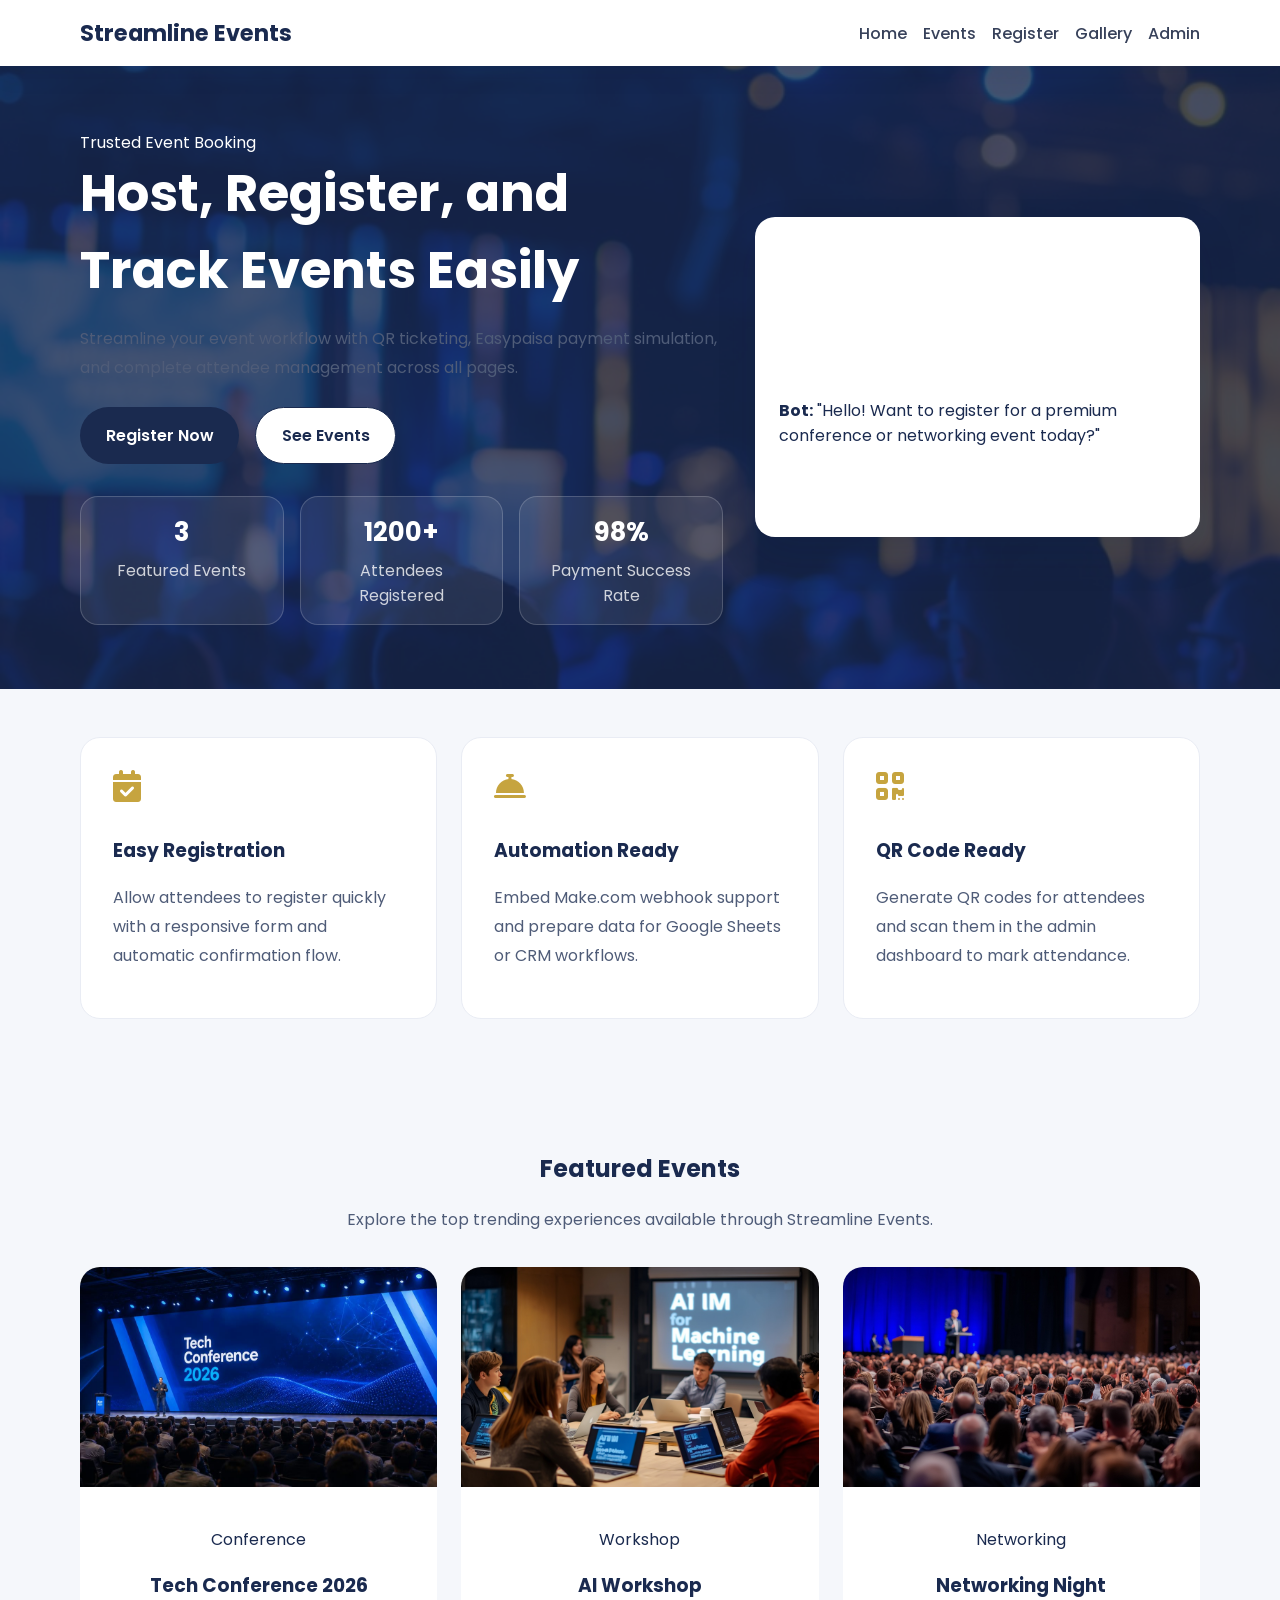
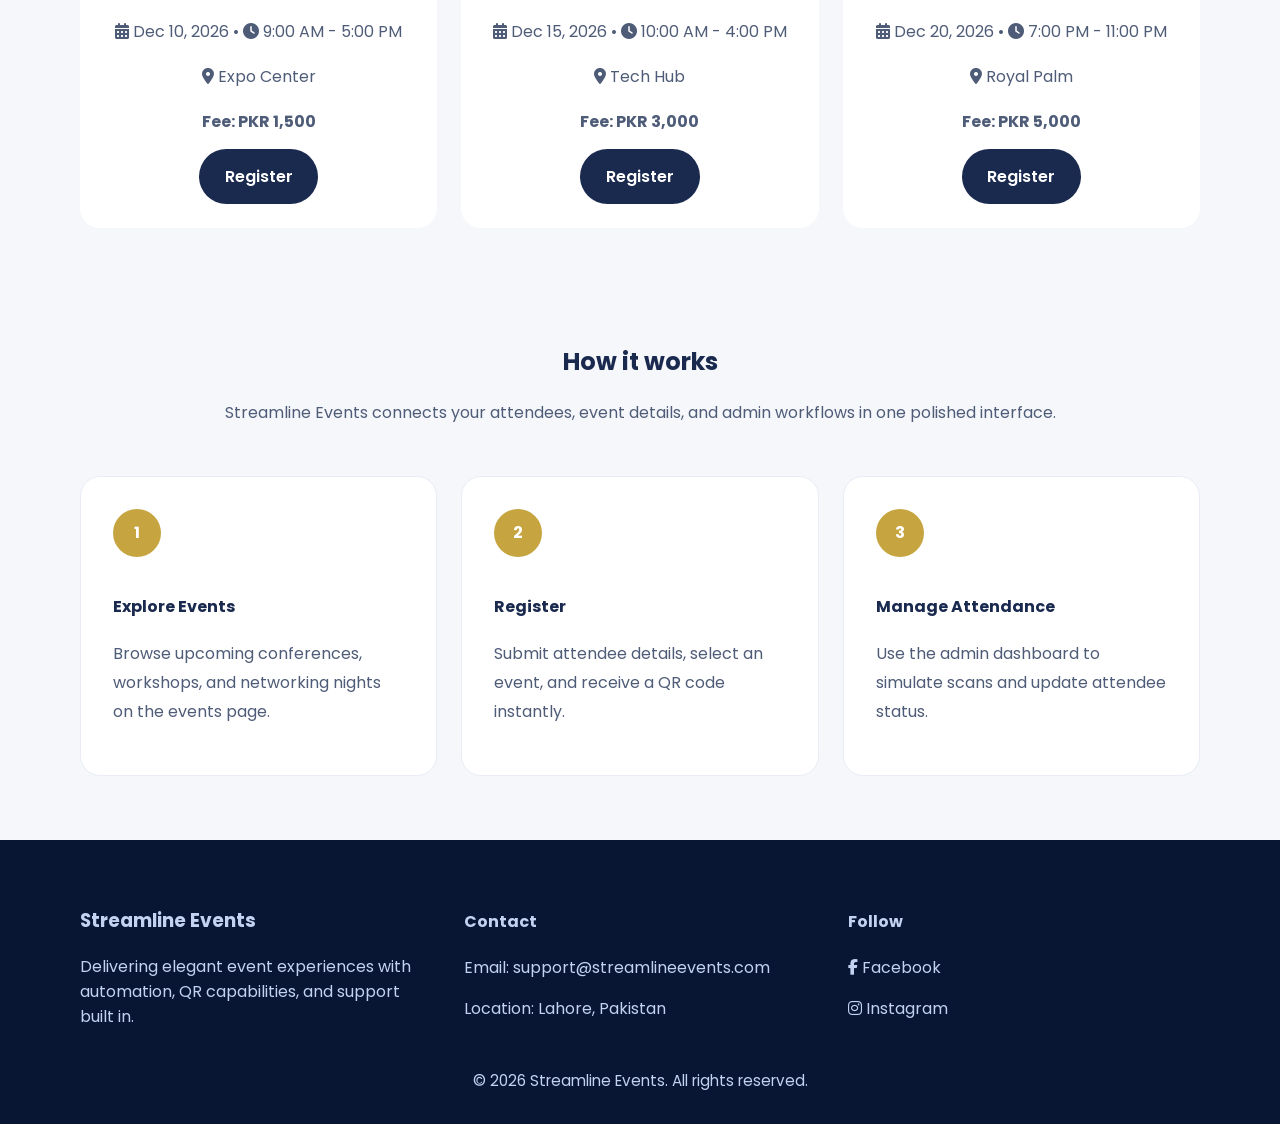
<file: index.html>
<!DOCTYPE html>
<html lang="en">
<head>
  <meta charset="UTF-8" />
  <meta name="viewport" content="width=device-width, initial-scale=1.0" />
  <title>Streamline Events | Home</title>
  <link rel="preconnect" href="https://fonts.googleapis.com" />
  <link rel="preconnect" href="https://fonts.gstatic.com" crossorigin />
  <link href="https://fonts.googleapis.com/css2?family=Poppins:wght@300;400;500;600;700&display=swap" rel="stylesheet" />
  <link rel="stylesheet" href="https://cdnjs.cloudflare.com/ajax/libs/font-awesome/6.5.1/css/all.min.css" integrity="sha512-H4oJ61CwPq8bFhfGf7eH3eIuFPeQh+8RId0nJ5zWJpq+F+bD+5pcKXk067YmPbt7OR5jv2LeAqz3YBUGMQ+I5Q==" crossorigin="anonymous" referrerpolicy="no-referrer" />
  <link rel="stylesheet" href="css/style.css" />

</head>
<body>
  <header class="site-header">
    <div class="container nav-container">
      <a class="brand" href="index.html">Streamline Events</a>
      <button class="nav-toggle" aria-label="Toggle menu" aria-expanded="false"><i class="fa-solid fa-bars"></i></button>
      <nav class="main-nav">
        <a href="index.html">Home</a>
        <a href="events.html">Events</a>
        <a href="register.html">Register</a>
        <a href="gallery.html">Gallery</a>
    
        <a href="admin.html">Admin</a>
      </nav>
    </div>
  </header>

  <main>
    <section class="hero-section hero-background" style="background-image: url('assets/images/hero-banner.jpg');">
      <div class="container hero-content">
        <div class="hero-copy">
          <span class="eyebrow">Trusted Event Booking</span>
          <h1>Host, Register, and Track Events Easily</h1>
          <p>Streamline your event workflow with QR ticketing, Easypaisa payment simulation, and complete attendee management across all pages.</p>
          <div class="hero-actions">
            <a class="btn btn-primary" href="register.html">Register Now</a>
            <a class="btn btn-secondary" href="events.html">See Events</a>
          </div>
          <div class="hero-stats">
            <div class="hero-stat">
              <strong>3</strong>
              <span>Featured Events</span>
            </div>
            <div class="hero-stat">
              <strong>1200+</strong>
              <span>Attendees Registered</span>
            </div>
            <div class="hero-stat">
              <strong>98%</strong>
              <span>Payment Success Rate</span>
            </div>
          </div>
        </div>

        <div class="hero-preview card shadow">
          <h2>Live Support Preview</h2>
          <p>Chat with our virtual assistant for event guidance, registration help, and booking support.</p>
          <div class="chatbot-preview">
            <p><strong>Bot:</strong> "Hello! Want to register for a premium conference or networking event today?"</p>
          </div>
        </div>
      </div>
    </section>

    <section class="section-alt">
      <div class="container feature-grid">
        <article class="feature-card">
          <i class="fa-solid fa-calendar-check feature-icon"></i>
          <h3>Easy Registration</h3>
          <p>Allow attendees to register quickly with a responsive form and automatic confirmation flow.</p>
        </article>
        <article class="feature-card">
          <i class="fa-solid fa-bell-concierge feature-icon"></i>
          <h3>Automation Ready</h3>
          <p>Embed Make.com webhook support and prepare data for Google Sheets or CRM workflows.</p>
        </article>
        <article class="feature-card">
          <i class="fa-solid fa-qrcode feature-icon"></i>
          <h3>QR Code Ready</h3>
          <p>Generate QR codes for attendees and scan them in the admin dashboard to mark attendance.</p>
        </article>
      </div>
    </section>

    <section class="container section-heading">
      <h2>Featured Events</h2>
      <p>Explore the top trending experiences available through Streamline Events.</p>
      <div class="event-grid">
        <article class="event-card card">
          <img src="assets/images/tech-conference.jpg" alt="Tech Conference 2026" />
          <div class="event-card-content">
            <span class="event-label">Conference</span>
            <h3>Tech Conference 2026</h3>
            <p class="event-meta"><i class="fa-solid fa-calendar-days"></i> Dec 10, 2026 • <i class="fa-solid fa-clock"></i> 9:00 AM - 5:00 PM</p>
            <p class="event-meta"><i class="fa-solid fa-location-dot"></i> Expo Center</p>
            <p class="event-fee">Fee: PKR 1,500</p>
            <a class="btn btn-primary" href="register.html">Register</a>
          </div>
        </article>
        <article class="event-card card">
          <img src="assets/images/ai-workshop.jpg" alt="AI Workshop" />
          <div class="event-card-content">
            <span class="event-label">Workshop</span>
            <h3>AI Workshop</h3>
            <p class="event-meta"><i class="fa-solid fa-calendar-days"></i> Dec 15, 2026 • <i class="fa-solid fa-clock"></i> 10:00 AM - 4:00 PM</p>
            <p class="event-meta"><i class="fa-solid fa-location-dot"></i> Tech Hub</p>
            <p class="event-fee">Fee: PKR 3,000</p>
            <a class="btn btn-primary" href="register.html">Register</a>
          </div>
        </article>
        <article class="event-card card">
          <img src="assets/images/networking-night.jpg" alt="Networking Night" />
          <div class="event-card-content">
            <span class="event-label">Networking</span>
            <h3>Networking Night</h3>
            <p class="event-meta"><i class="fa-solid fa-calendar-days"></i> Dec 20, 2026 • <i class="fa-solid fa-clock"></i> 7:00 PM - 11:00 PM</p>
            <p class="event-meta"><i class="fa-solid fa-location-dot"></i> Royal Palm</p>
            <p class="event-fee">Fee: PKR 5,000</p>
            <a class="btn btn-primary" href="register.html">Register</a>
          </div>
        </article>
      </div>
    </section>

    <section class="container review-section">
      <div class="section-heading">
        <h2>How it works</h2>
        <p>Streamline Events connects your attendees, event details, and admin workflows in one polished interface.</p>
      </div>
      <div class="steps-grid">
        <div class="step-card">
          <span class="step-number">1</span>
          <h4>Explore Events</h4>
          <p>Browse upcoming conferences, workshops, and networking nights on the events page.</p>
        </div>
        <div class="step-card">
          <span class="step-number">2</span>
          <h4>Register</h4>
          <p>Submit attendee details, select an event, and receive a QR code instantly.</p>
        </div>
        <div class="step-card">
          <span class="step-number">3</span>
          <h4>Manage Attendance</h4>
          <p>Use the admin dashboard to simulate scans and update attendee status.</p>
        </div>
      </div>
    </section>
  </main>

  <footer class="site-footer">
    <div class="container footer-grid">
      <div>
        <h3>Streamline Events</h3>
        <p>Delivering elegant event experiences with automation, QR capabilities, and support built in.</p>
      </div>
      <div>
        <h4>Contact</h4>
        <p>Email: <a href="mailto:support@streamlineevents.com">support@streamlineevents.com</a></p>
        <p>Location: Lahore, Pakistan</p>
      </div>
      <div>
        <h4>Follow</h4>
        <p><a href="#"><i class="fa-brands fa-facebook-f"></i> Facebook</a></p>
        <p><a href="#"><i class="fa-brands fa-instagram"></i> Instagram</a></p>
      </div>
    </div>
    <div class="footer-note">© 2026 Streamline Events. All rights reserved.</div>
  </footer>

  <script src="js/main.js"></script>
  <script>/* Botpress embed placeholder */
    window.botpressWebchat = { botId: 'YOUR_BOTPRESS_BOT_ID', host: 'https://cdn.botpress.com' };
  </script>
  <script src="https://cdn.botpress.com/webchat/v0/inject.js"></script>

    <script src="https://cdn.botpress.cloud/webchat/v3.6/inject.js"></script>
<script src="https://files.bpcontent.cloud/2026/06/07/11/20260607115938-YZKBG0G8.js" defer></script>
    
</body>
</html>
</file>
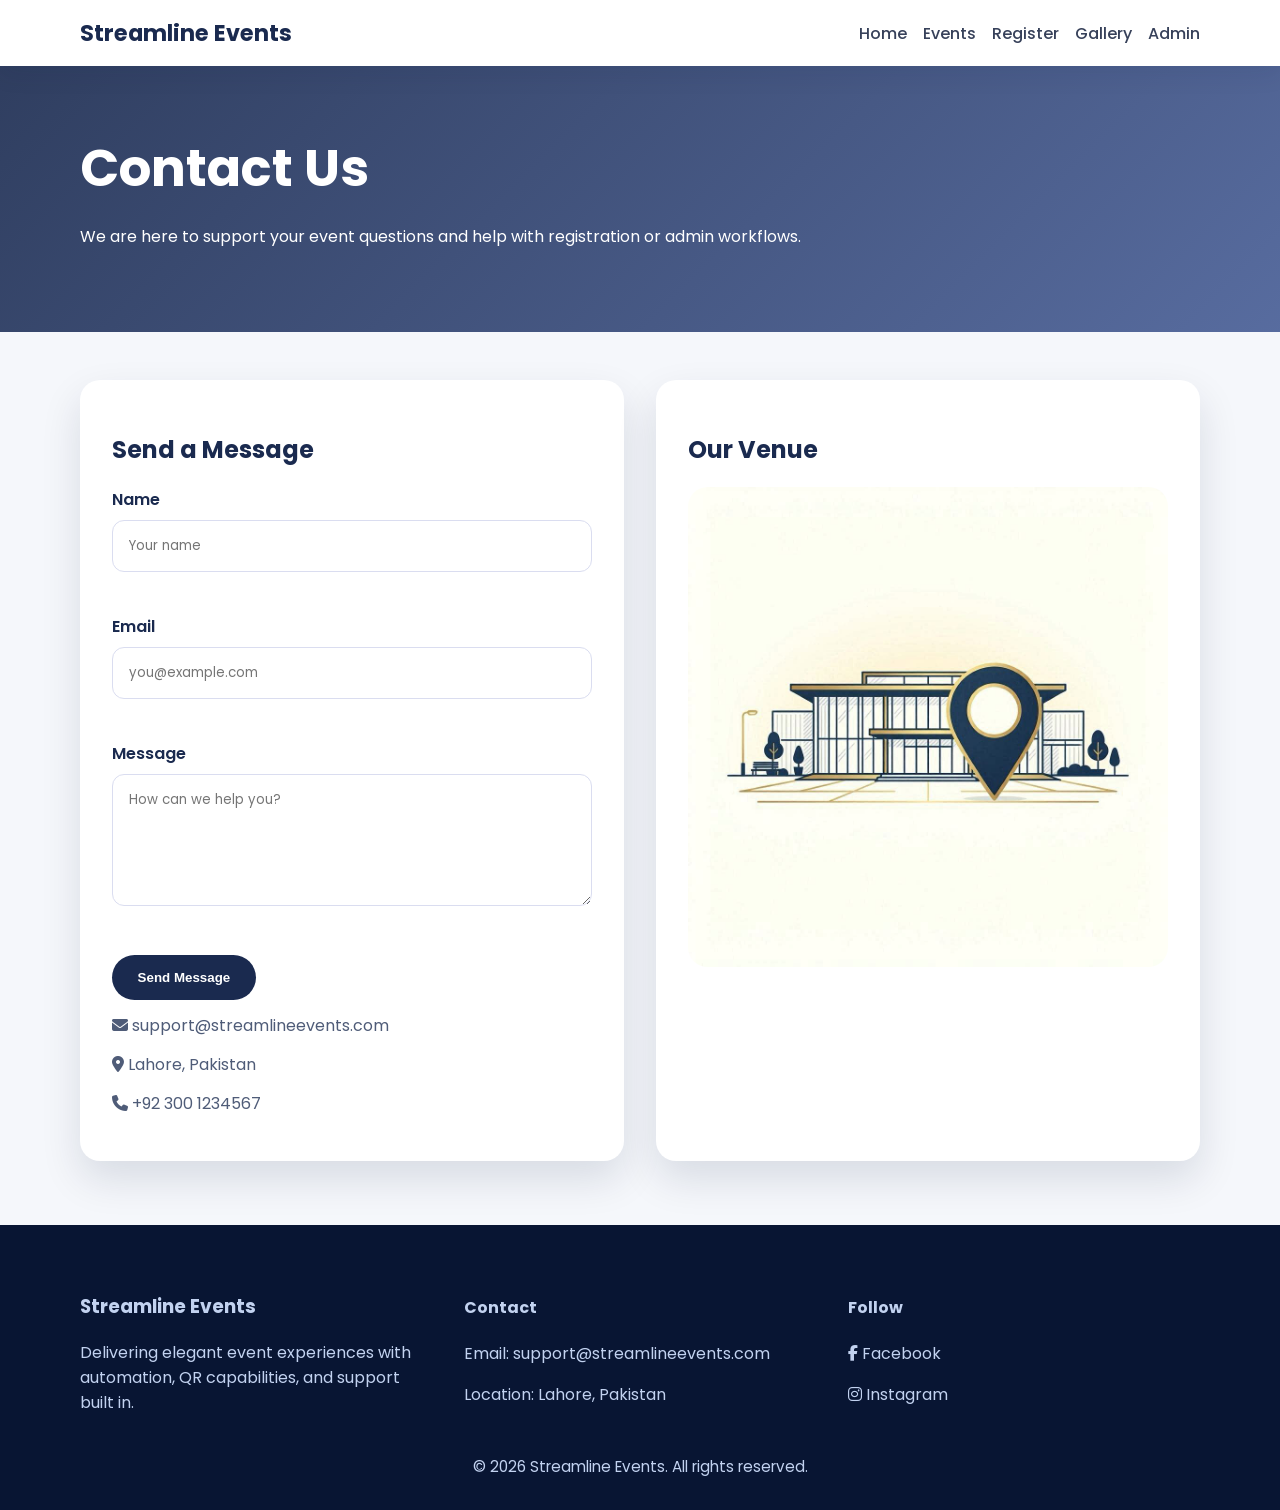
<file: contact.html>
<!DOCTYPE html>
<html lang="en">
<head>
  <meta charset="UTF-8" />
  <meta name="viewport" content="width=device-width, initial-scale=1.0" />
  <title>Streamline Events | Contact</title>
  <link rel="preconnect" href="https://fonts.googleapis.com" />
  <link rel="preconnect" href="https://fonts.gstatic.com" crossorigin />
  <link href="https://fonts.googleapis.com/css2?family=Poppins:wght@300;400;500;600;700&display=swap" rel="stylesheet" />
  <link rel="stylesheet" href="https://cdnjs.cloudflare.com/ajax/libs/font-awesome/6.5.1/css/all.min.css" integrity="sha512-H4oJ61CwPq8bFhfGf7eH3eIuFPeQh+8RId0nJ5zWJpq+F+bD+5pcKXk067YmPbt7OR5jv2LeAqz3YBUGMQ+I5Q==" crossorigin="anonymous" referrerpolicy="no-referrer" />
  <link rel="stylesheet" href="css/style.css" />
</head>
<body>
  <header class="site-header">
    <div class="container nav-container">
      <a class="brand" href="index.html">Streamline Events</a>
      <button class="nav-toggle" aria-label="Toggle menu" aria-expanded="false"><i class="fa-solid fa-bars"></i></button>
      <nav class="main-nav">
        <a href="index.html">Home</a>
        <a href="events.html">Events</a>
        <a href="register.html">Register</a>
        <a href="gallery.html">Gallery</a>

        <a href="admin.html">Admin</a>
      </nav>
    </div>
  </header>

  <main>
    <section class="page-hero contact-hero">
      <div class="container">
        <h1>Contact Us</h1>
        <p>We are here to support your event questions and help with registration or admin workflows.</p>
      </div>
    </section>

    <section class="container contact-grid">
      <div class="form-card shadow">
        <h2>Send a Message</h2>
        <form id="contact-form" novalidate>
          <label for="contactName">Name</label>
          <input type="text" id="contactName" name="contactName" placeholder="Your name" required />
          <div class="error-message" id="contactNameError"></div>

          <label for="contactEmail">Email</label>
          <input type="email" id="contactEmail" name="contactEmail" placeholder="you@example.com" required />
          <div class="error-message" id="contactEmailError"></div>

          <label for="contactMessage">Message</label>
          <textarea id="contactMessage" name="contactMessage" rows="5" placeholder="How can we help you?" required></textarea>
          <div class="error-message" id="contactMessageError"></div>

          <button type="submit" class="btn btn-primary">Send Message</button>
        </form>
        <div class="contact-details">
          <p><i class="fa-solid fa-envelope"></i> support@streamlineevents.com</p>
          <p><i class="fa-solid fa-map-marker-alt"></i> Lahore, Pakistan</p>
          <p><i class="fa-solid fa-phone"></i> +92 300 1234567</p>
        </div>
      </div>
      <div class="map-card shadow">
        <h2>Our Venue</h2>
        <img src="assets/images/venue-map.jpg" alt="Venue map" />
      </div>
    </section>
  </main>

  <footer class="site-footer">
    <div class="container footer-grid">
      <div>
        <h3>Streamline Events</h3>
        <p>Delivering elegant event experiences with automation, QR capabilities, and support built in.</p>
      </div>
      <div>
        <h4>Contact</h4>
        <p>Email: <a href="mailto:support@streamlineevents.com">support@streamlineevents.com</a></p>
        <p>Location: Lahore, Pakistan</p>
      </div>
      <div>
        <h4>Follow</h4>
        <p><a href="#"><i class="fa-brands fa-facebook-f"></i> Facebook</a></p>
        <p><a href="#"><i class="fa-brands fa-instagram"></i> Instagram</a></p>
      </div>
    </div>
    <div class="footer-note">© 2026 Streamline Events. All rights reserved.</div>
  </footer>

  <script src="js/main.js"></script>
  <script>/* Botpress embed placeholder */
    window.botpressWebchat = { botId: 'YOUR_BOTPRESS_BOT_ID', host: 'https://cdn.botpress.com' };
  </script>
  
    <script src="https://cdn.botpress.cloud/webchat/v3.6/inject.js"></script>
<script src="https://files.bpcontent.cloud/2026/06/07/11/20260607115938-YZKBG0G8.js" defer></script>
    
  <script src="https://cdn.botpress.com/webchat/v0/inject.js"></script>
</body>
</html>
</file>
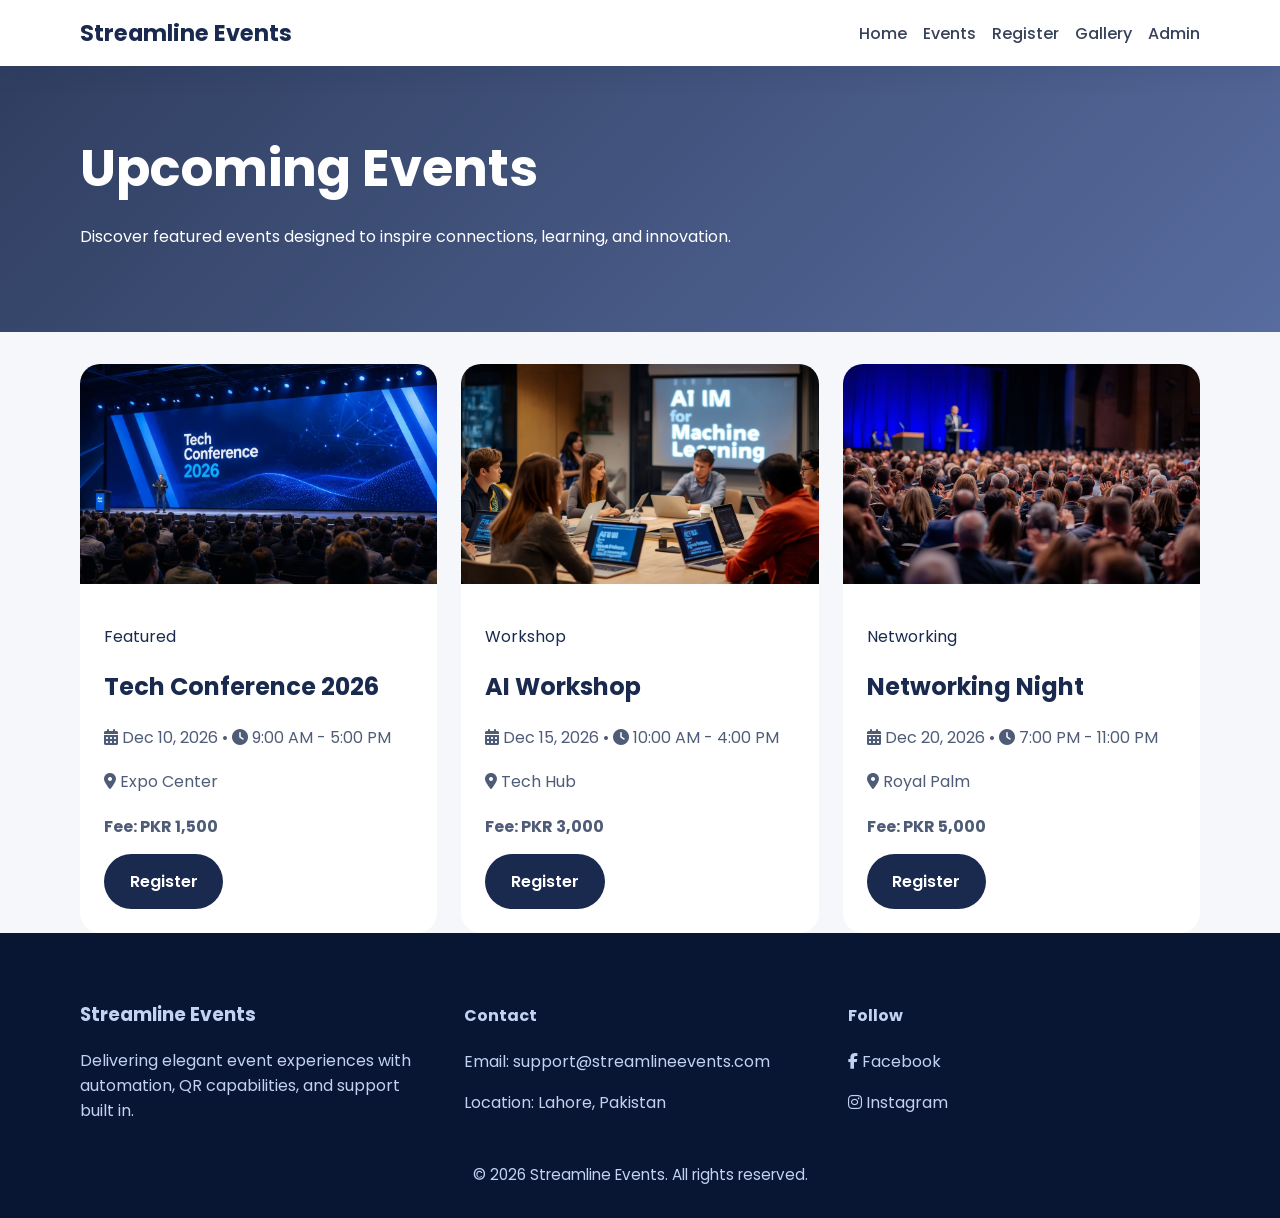
<file: events.html>
<!DOCTYPE html>
<html lang="en">
<head>
  <meta charset="UTF-8" />
  <meta name="viewport" content="width=device-width, initial-scale=1.0" />
  <title>Streamline Events | Events</title>
  <link rel="preconnect" href="https://fonts.googleapis.com" />
  <link rel="preconnect" href="https://fonts.gstatic.com" crossorigin />
  <link href="https://fonts.googleapis.com/css2?family=Poppins:wght@300;400;500;600;700&display=swap" rel="stylesheet" />
  <link rel="stylesheet" href="https://cdnjs.cloudflare.com/ajax/libs/font-awesome/6.5.1/css/all.min.css" integrity="sha512-H4oJ61CwPq8bFhfGf7eH3eIuFPeQh+8RId0nJ5zWJpq+F+bD+5pcKXk067YmPbt7OR5jv2LeAqz3YBUGMQ+I5Q==" crossorigin="anonymous" referrerpolicy="no-referrer" />
  <link rel="stylesheet" href="css/style.css" />
</head>
<body>
  <header class="site-header">
    <div class="container nav-container">
      <a class="brand" href="index.html">Streamline Events</a>
      <button class="nav-toggle" aria-label="Toggle menu" aria-expanded="false"><i class="fa-solid fa-bars"></i></button>
      <nav class="main-nav">
        <a href="index.html">Home</a>
        <a href="events.html">Events</a>
        <a href="register.html">Register</a>
        <a href="gallery.html">Gallery</a>

        <a href="admin.html">Admin</a>
      </nav>
    </div>
  </header>

  <main>
    <section class="page-hero event-hero">
      <div class="container">
        <h1>Upcoming Events</h1>
        <p>Discover featured events designed to inspire connections, learning, and innovation.</p>
      </div>
    </section>

    <section class="container event-cards">
      <article class="event-card card">
        <img src="assets/images/tech-conference.jpg" alt="Tech Conference 2026" />
        <div class="event-card-content">
          <span class="event-label">Featured</span>
          <h2>Tech Conference 2026</h2>
          <p class="event-meta"><i class="fa-solid fa-calendar-days"></i> Dec 10, 2026 • <i class="fa-solid fa-clock"></i> 9:00 AM - 5:00 PM</p>
          <p class="event-meta"><i class="fa-solid fa-location-dot"></i> Expo Center</p>
          <p class="event-fee">Fee: PKR 1,500</p>
          <a class="btn btn-primary" href="register.html">Register</a>
        </div>
      </article>
      <article class="event-card card">
        <img src="assets/images/ai-workshop.jpg" alt="AI Workshop" />
        <div class="event-card-content">
          <span class="event-label">Workshop</span>
          <h2>AI Workshop</h2>
          <p class="event-meta"><i class="fa-solid fa-calendar-days"></i> Dec 15, 2026 • <i class="fa-solid fa-clock"></i> 10:00 AM - 4:00 PM</p>
          <p class="event-meta"><i class="fa-solid fa-location-dot"></i> Tech Hub</p>
          <p class="event-fee">Fee: PKR 3,000</p>
          <a class="btn btn-primary" href="register.html">Register</a>
        </div>
      </article>
      <article class="event-card card">
        <img src="assets/images/networking-night.jpg" alt="Networking Night" />
        <div class="event-card-content">
          <span class="event-label">Networking</span>
          <h2>Networking Night</h2>
          <p class="event-meta"><i class="fa-solid fa-calendar-days"></i> Dec 20, 2026 • <i class="fa-solid fa-clock"></i> 7:00 PM - 11:00 PM</p>
          <p class="event-meta"><i class="fa-solid fa-location-dot"></i> Royal Palm</p>
          <p class="event-fee">Fee: PKR 5,000</p>
          <a class="btn btn-primary" href="register.html">Register</a>
        </div>
      </article>
    </section>
  </main>

  <footer class="site-footer">
    <div class="container footer-grid">
      <div>
        <h3>Streamline Events</h3>
        <p>Delivering elegant event experiences with automation, QR capabilities, and support built in.</p>
      </div>
      <div>
        <h4>Contact</h4>
        <p>Email: <a href="mailto:support@streamlineevents.com">support@streamlineevents.com</a></p>
        <p>Location: Lahore, Pakistan</p>
      </div>
      <div>
        <h4>Follow</h4>
        <p><a href="#"><i class="fa-brands fa-facebook-f"></i> Facebook</a></p>
        <p><a href="#"><i class="fa-brands fa-instagram"></i> Instagram</a></p>
      </div>
    </div>
    <div class="footer-note">© 2026 Streamline Events. All rights reserved.</div>
  </footer>

  <script src="js/main.js"></script>
  <script>/* Botpress embed placeholder */
    window.botpressWebchat = { botId: 'YOUR_BOTPRESS_BOT_ID', host: 'https://cdn.botpress.com' };
  </script>
  <script src="https://cdn.botpress.com/webchat/v0/inject.js"></script>
  
    <script src="https://cdn.botpress.cloud/webchat/v3.6/inject.js"></script>
<script src="https://files.bpcontent.cloud/2026/06/07/11/20260607115938-YZKBG0G8.js" defer></script>
    
</body>
</html>
</file>
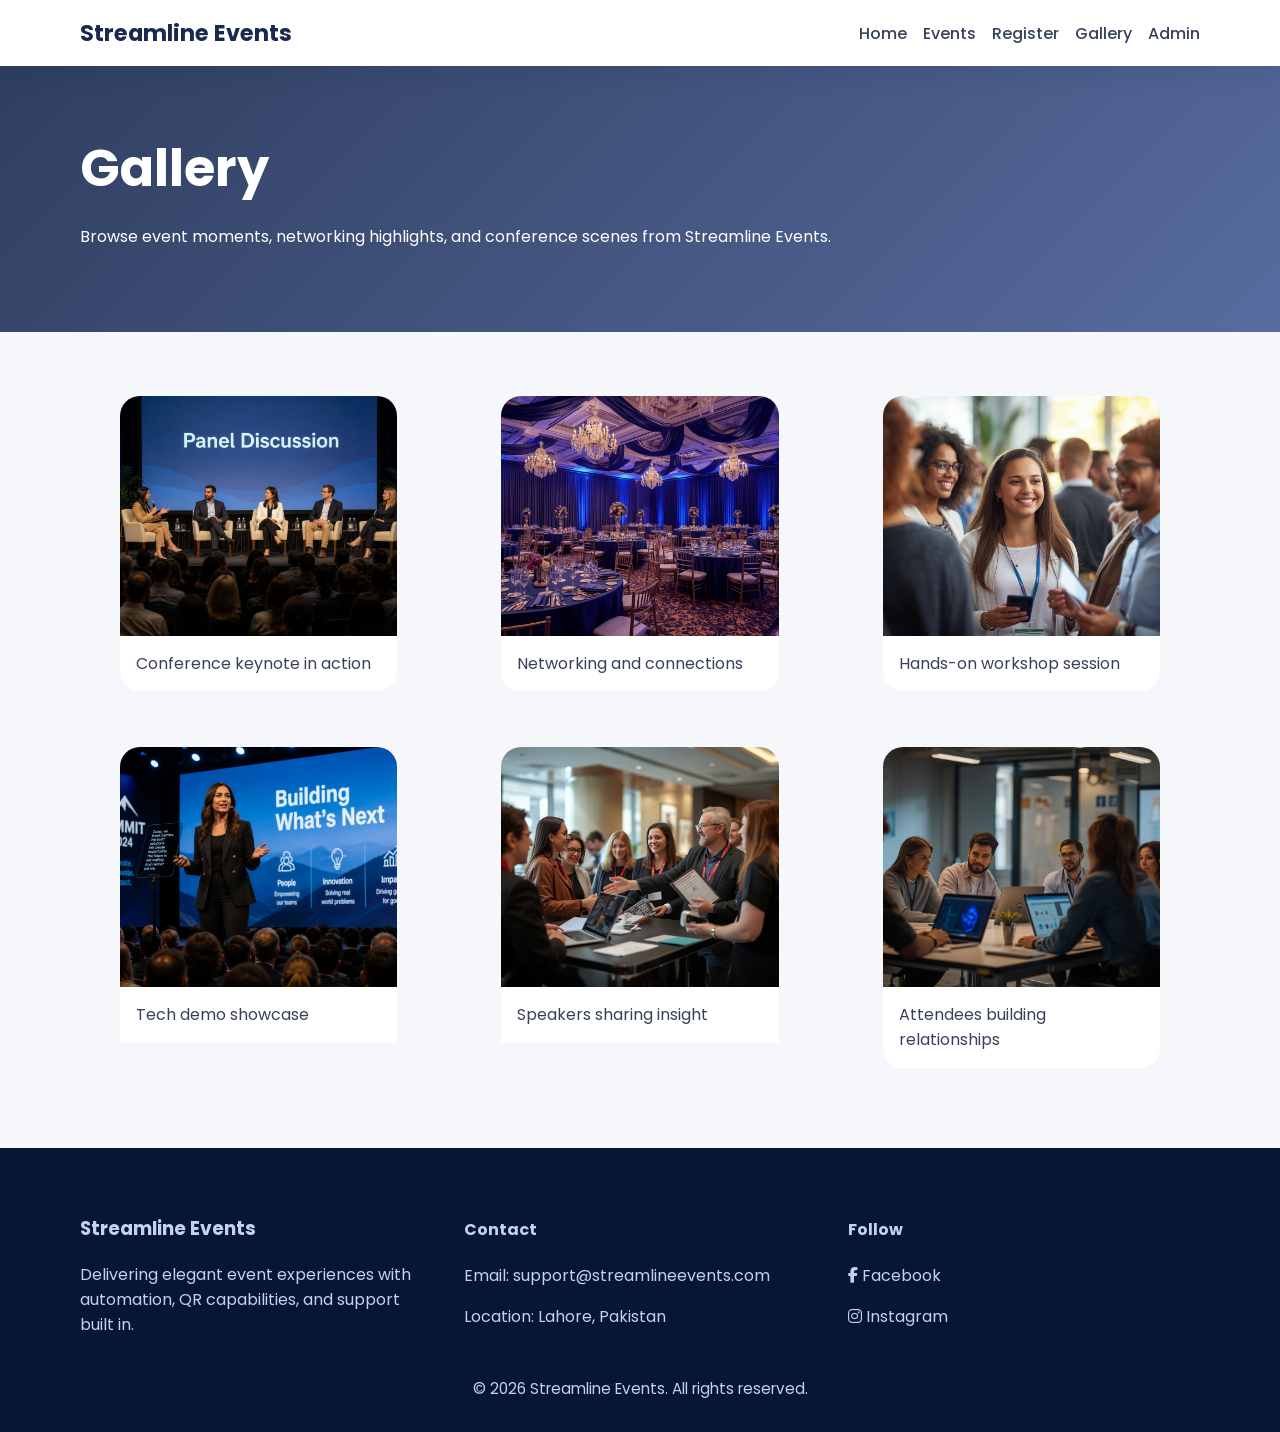
<file: gallery.html>
<!DOCTYPE html>
<html lang="en">
<head>
  <meta charset="UTF-8" />
  <meta name="viewport" content="width=device-width, initial-scale=1.0" />
  <title>Streamline Events | Gallery</title>
  <link rel="preconnect" href="https://fonts.googleapis.com" />
  <link rel="preconnect" href="https://fonts.gstatic.com" crossorigin />
  <link href="https://fonts.googleapis.com/css2?family=Poppins:wght@300;400;500;600;700&display=swap" rel="stylesheet" />
  <link rel="stylesheet" href="https://cdnjs.cloudflare.com/ajax/libs/font-awesome/6.5.1/css/all.min.css" integrity="sha512-H4oJ61CwPq8bFhfGf7eH3eIuFPeQh+8RId0nJ5zWJpq+F+bD+5pcKXk067YmPbt7OR5jv2LeAqz3YBUGMQ+I5Q==" crossorigin="anonymous" referrerpolicy="no-referrer" />
  <link rel="stylesheet" href="css/style.css" />
</head>
<body>
  <header class="site-header">
    <div class="container nav-container">
      <a class="brand" href="index.html">Streamline Events</a>
      <button class="nav-toggle" aria-label="Toggle menu" aria-expanded="false"><i class="fa-solid fa-bars"></i></button>
      <nav class="main-nav">
        <a href="index.html">Home</a>
        <a href="events.html">Events</a>
        <a href="register.html">Register</a>
        <a href="gallery.html">Gallery</a>

        <a href="admin.html">Admin</a>
      </nav>
    </div>
  </header>

  <main>
    <section class="page-hero">
      <div class="container">
        <h1>Gallery</h1>
        <p>Browse event moments, networking highlights, and conference scenes from Streamline Events.</p>
      </div>
    </section>

    <section class="container gallery-grid">
      <figure class="gallery-card">
        <img src="assets/images/gallery1.jpg" alt="Gallery image 1" />
        <figcaption>Conference keynote in action</figcaption>
      </figure>
      <figure class="gallery-card">
        <img src="assets/images/gallery2.jpg" alt="Gallery image 2" />
        <figcaption>Networking and connections</figcaption>
      </figure>
      <figure class="gallery-card">
        <img src="assets/images/gallery3.jpg" alt="Gallery image 3" />
        <figcaption>Hands-on workshop session</figcaption>
      </figure>
      <figure class="gallery-card">
        <img src="assets/images/gallery4.jpg" alt="Gallery image 4" />
        <figcaption>Tech demo showcase</figcaption>
      </figure>
      <figure class="gallery-card">
        <img src="assets/images/gallery5.jpg" alt="Gallery image 5" />
        <figcaption>Speakers sharing insight</figcaption>
      </figure>
      <figure class="gallery-card">
        <img src="assets/images/gallery6.jpg" alt="Gallery image 6" />
        <figcaption>Attendees building relationships</figcaption>
      </figure>
    </section>
  </main>

  <footer class="site-footer">
    <div class="container footer-grid">
      <div>
        <h3>Streamline Events</h3>
        <p>Delivering elegant event experiences with automation, QR capabilities, and support built in.</p>
      </div>
      <div>
        <h4>Contact</h4>
        <p>Email: <a href="mailto:support@streamlineevents.com">support@streamlineevents.com</a></p>
        <p>Location: Lahore, Pakistan</p>
      </div>
      <div>
        <h4>Follow</h4>
        <p><a href="#"><i class="fa-brands fa-facebook-f"></i> Facebook</a></p>
        <p><a href="#"><i class="fa-brands fa-instagram"></i> Instagram</a></p>
      </div>
    </div>
    <div class="footer-note">© 2026 Streamline Events. All rights reserved.</div>
  </footer>

  <script src="js/main.js"></script>
  <script>/* Botpress embed placeholder */
    window.botpressWebchat = { botId: 'YOUR_BOTPRESS_BOT_ID', host: 'https://cdn.botpress.com' };
  </script>
  <script src="https://cdn.botpress.com/webchat/v0/inject.js"></script>

  
    <script src="https://cdn.botpress.cloud/webchat/v3.6/inject.js"></script>
<script src="https://files.bpcontent.cloud/2026/06/07/11/20260607115938-YZKBG0G8.js" defer></script>
    
</body>
</html>
</file>
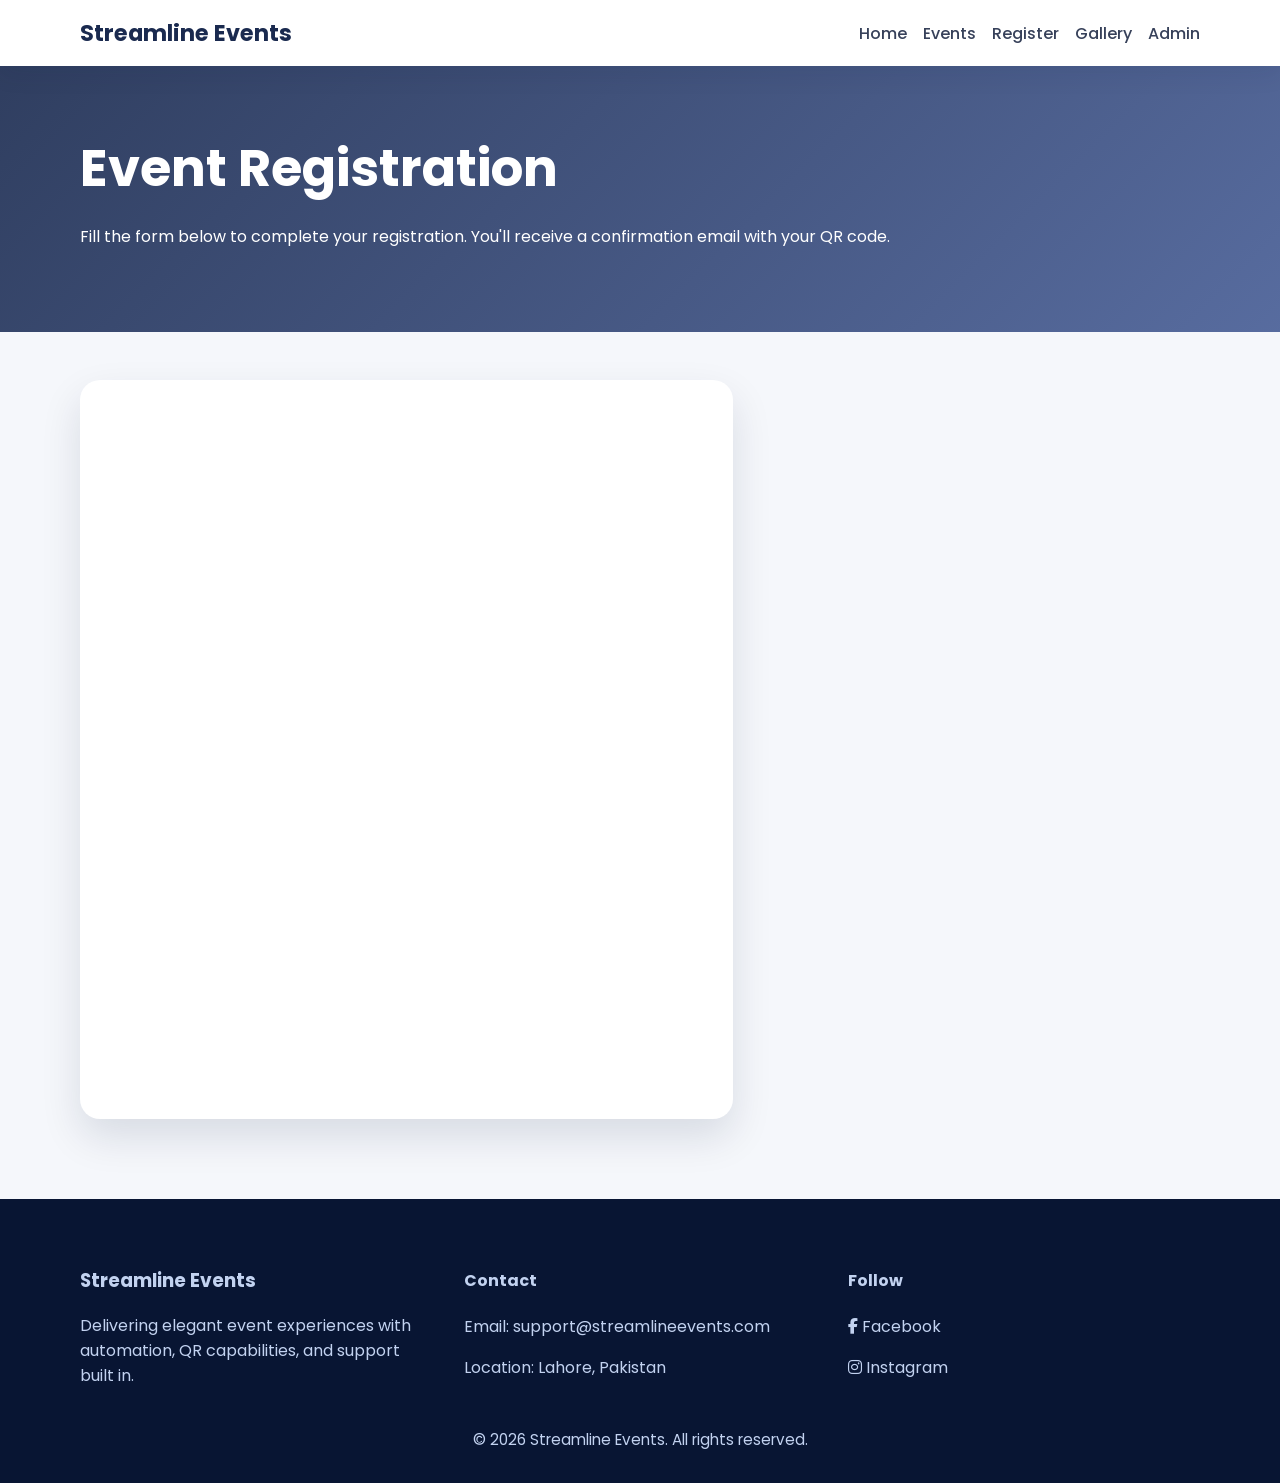
<file: register.html>
<!DOCTYPE html>
<html lang="en">
<head>
  <meta charset="UTF-8" />
  <meta name="viewport" content="width=device-width, initial-scale=1.0" />
  <title>Register - Streamline Events</title>
  <link rel="preconnect" href="https://fonts.googleapis.com" />
  <link rel="preconnect" href="https://fonts.gstatic.com" crossorigin />
  <link href="https://fonts.googleapis.com/css2?family=Poppins:wght@300;400;500;600;700&display=swap" rel="stylesheet" />
  <link rel="stylesheet" href="https://cdnjs.cloudflare.com/ajax/libs/font-awesome/6.5.1/css/all.min.css" />
  <link rel="stylesheet" href="css/style.css" />
  <style>
    /* Additional override to make Tally iframe blend perfectly */
    .tally-embed-wrapper {
      background: var(--white);
      border-radius: 20px;
      box-shadow: var(--shadow);
      overflow: hidden;
      padding: 1rem;
    }
    iframe {
      width: 100%;
      border: none;
      min-height: 700px;
    }
    @media (max-width: 768px) {
      iframe {
        min-height: 800px;
      }
    }
  </style>
</head>
<body>
  <header class="site-header">
    <div class="container nav-container">
      <a class="brand" href="index.html">Streamline Events</a>
      <button class="nav-toggle" aria-label="Toggle menu" aria-expanded="false"><i class="fa-solid fa-bars"></i></button>
      <nav class="main-nav">
        <a href="index.html">Home</a>
        <a href="events.html">Events</a>
        <a href="register.html">Register</a>
        <a href="gallery.html">Gallery</a>
        <a href="admin.html">Admin</a>
      </nav>
    </div>
  </header>

  <main>
    <section class="page-hero registration-hero">
      <div class="container">
        <h1>Event Registration</h1>
        <p>Fill the form below to complete your registration. You'll receive a confirmation email with your QR code.</p>
      </div>
    </section>

    <section class="container form-section">
      <div class="tally-embed-wrapper">
        <!-- Tally Embed Code (provided by user) -->
        <iframe 
          data-tally-src="https://tally.so/embed/Y59rLJ?alignLeft=1&hideTitle=1&transparentBackground=1&dynamicHeight=1"
          loading="lazy"
          width="100%" 
          height="700"
          frameborder="0"
          title="Registration Form"
        ></iframe>
        <script async src="https://tally.so/widgets/embed.js"></script>
      </div>
    </section>
  </main>

  <footer class="site-footer">
    <div class="container footer-grid">
      <div>
        <h3>Streamline Events</h3>
        <p>Delivering elegant event experiences with automation, QR capabilities, and support built in.</p>
      </div>
      <div>
        <h4>Contact</h4>
        <p>Email: <a href="mailto:support@streamlineevents.com">support@streamlineevents.com</a></p>
        <p>Location: Lahore, Pakistan</p>
      </div>
      <div>
        <h4>Follow</h4>
        <p><a href="#"><i class="fa-brands fa-facebook-f"></i> Facebook</a></p>
        <p><a href="#"><i class="fa-brands fa-instagram"></i> Instagram</a></p>
      </div>
    </div>
    <div class="footer-note">© 2026 Streamline Events. All rights reserved.</div>
  </footer>

  <!-- Botpress (optional) – remove or keep as needed -->
  <script>
    window.botpressWebchat = { botId: 'YOUR_BOTPRESS_BOT_ID', host: 'https://cdn.botpress.com' };
  </script>
  <script src="https://cdn.botpress.com/webchat/v0/inject.js"></script>
  <!-- No custom form JS because Tally handles submission and automation via its webhook -->
  
    <script src="https://cdn.botpress.cloud/webchat/v3.6/inject.js"></script>
<script src="https://files.bpcontent.cloud/2026/06/07/11/20260607115938-YZKBG0G8.js" defer></script>
    
</body>
</html>
</file>
<file: css/style.css>
:root {
  --navy: #1A2A4F;
  --white: #ffffff;
  --gold: #C6A43F;
  --light-grey: #f5f7fb;
  --dark-grey: #37415a;
  --shadow: 0 18px 40px rgba(7, 26, 61, 0.12);
}

* {
  box-sizing: border-box;
}

html {
  scroll-behavior: smooth;
}

body {
  margin: 0;
  font-family: 'Poppins', sans-serif;
  background: var(--light-grey);
  color: var(--navy);
}

a {
  color: inherit;
  text-decoration: none;
}

img {
  max-width: 100%;
  display: block;
}

.container {
  width: min(1120px, calc(100% - 2rem));
  margin: 0 auto;
}

.site-header {
  background: var(--white);
  position: sticky;
  top: 0;
  z-index: 100;
  box-shadow: 0 8px 24px rgba(7, 26, 61, 0.08);
}

.nav-container {
  display: flex;
  align-items: center;
  justify-content: space-between;
  gap: 1rem;
  padding: 1rem 0;
}

.brand {
  font-size: 1.4rem;
  font-weight: 700;
  color: var(--navy);
}

.main-nav {
  display: flex;
  flex-wrap: wrap;
  gap: 1rem;
  transition: max-height 0.3s ease;
}

.main-nav a {
  font-weight: 500;
  color: var(--dark-grey);
  transition: color 0.2s ease;
}

.main-nav a:hover {
  color: var(--gold);
}

.nav-toggle {
  display: none;
  border: none;
  background: transparent;
  color: var(--navy);
  font-size: 1.3rem;
  cursor: pointer;
}

.nav-open .main-nav {
  max-height: 420px;
}

.hero-section,
.page-hero,
.registration-hero,
.admin-hero,
.contact-hero {
  padding: 4rem 0;
}

.hero-background {
  background-image: url('assets/images/hero-banner.jpg');
  background-size: cover;
  background-position: center;
  position: relative;
  color: var(--white);
}

.hero-background::before {
  content: '';
  position: absolute;
  inset: 0;
  background: rgba(26, 42, 79, 0.8);
}

.hero-content,
.contact-grid,
.admin-stats,
.admin-grid {
  display: grid;
  gap: 2rem;
}

.hero-content {
  grid-template-columns: 1.3fr 0.9fr;
  align-items: center;
  position: relative;
}

.hero-copy,
.hero-preview,
.page-hero .container,
.registration-hero .container,
.admin-hero .container,
.contact-hero .container {
  position: relative;
  z-index: 1;
}

.hero-copy h1,
.page-hero h1,
.admin-hero h1,
.registration-hero h1,
.contact-hero h1 {
  font-size: clamp(2.5rem, 4vw, 4rem);
  margin: 0;
}

.hero-copy p,
.page-hero p,
.section-heading p,
.feature-card p,
.step-card p,
.event-card p,
.qr-card p,
.stat-card span {
  line-height: 1.8;
  color: #4f5c78;
}

.hero-actions {
  display: flex;
  flex-wrap: wrap;
  gap: 1rem;
  margin-top: 1.5rem;
}

.btn {
  display: inline-flex;
  align-items: center;
  justify-content: center;
  padding: 0.95rem 1.6rem;
  border-radius: 999px;
  font-weight: 600;
  border: none;
  cursor: pointer;
  transition: transform 0.2s ease, box-shadow 0.2s ease;
}

.btn:hover {
  transform: translateY(-2px);
  box-shadow: var(--shadow);
}

.btn-primary {
  background: var(--navy);
  color: var(--white);
}

.btn-secondary {
  background: var(--white);
  color: var(--navy);
  border: 1px solid var(--navy);
}

.btn-small {
  padding: 0.55rem 0.95rem;
  border-radius: 12px;
  font-size: 0.9rem;
}

.card,
.form-card,
.qr-card,
.map-card,
.admin-card,
.feature-card,
.step-card,
.event-card,
.stat-card,
.modal-dialog {
  background: var(--white);
  border-radius: 20px;
}

.shadow {
  box-shadow: var(--shadow);
}

.hero-preview {
  min-height: 320px;
}

.chatbot-preview {
  background: rgba(255, 255, 255, 0.95);
  border-radius: 16px;
  padding: 1.5rem;
  margin-top: 1rem;
  color: var(--navy);
}

.hero-stats {
  display: grid;
  grid-template-columns: repeat(3, minmax(120px, 1fr));
  gap: 1rem;
  margin-top: 2rem;
}

.hero-stat {
  background: rgba(255, 255, 255, 0.08);
  border: 1px solid rgba(255, 255, 255, 0.18);
  border-radius: 18px;
  padding: 1rem 1.2rem;
  text-align: center;
}

.hero-stat strong {
  display: block;
  font-size: 1.6rem;
  margin-bottom: 0.35rem;
}

.hero-stat span {
  display: block;
  color: rgba(255, 255, 255, 0.78);
}

.feature-grid {
  display: grid;
  grid-template-columns: repeat(3, minmax(220px, 1fr));
  gap: 1.5rem;
  padding: 3rem 0;
}

.feature-card {
  border: 1px solid #e9ecf4;
  padding: 2rem;
}

.feature-icon {
  font-size: 2rem;
  color: var(--gold);
  margin-bottom: 1rem;
}

.section-heading {
  text-align: center;
  padding: 4rem 0 2rem;
}

.step-card {
  border: 1px solid #e9ecf4;
  padding: 2rem;
}

.step-number {
  display: inline-flex;
  height: 3rem;
  width: 3rem;
  align-items: center;
  justify-content: center;
  border-radius: 50%;
  background: var(--gold);
  color: var(--white);
  font-weight: 700;
  margin-bottom: 1rem;
}

.steps-grid {
  display: grid;
  grid-template-columns: repeat(3, minmax(220px, 1fr));
  gap: 1.5rem;
  padding-bottom: 4rem;
}

.event-grid,
.event-cards {
  display: grid;
  grid-template-columns: repeat(auto-fit, minmax(300px, 1fr));
  gap: 1.5rem;
  margin-top: 2rem;
  justify-content: center;
}

.event-card {
  overflow: hidden;
  display: grid;
  gap: 1rem;
}

.event-card img {
  width: 100%;
  height: 220px;
  object-fit: cover;
}

.event-card-content {
  padding: 1.5rem;
}

.event-fee {
  font-weight: 700;
  margin: 0.75rem 0;
  color: var(--navy);
}

.form-section,
.contact-grid,
.admin-grid {
  display: grid;
  grid-template-columns: 1.2fr 0.8fr;
  gap: 2rem;
  padding: 3rem 0 5rem;
}

.form-card,
.qr-card,
.map-card,
.admin-card {
  padding: 2rem;
}

.form-card input,
.form-card select,
.form-card textarea,
.scanner-box input,
.admin-form input,
.admin-form textarea,
.admin-form select {
  width: 100%;
  border: 1px solid #daddf0;
  border-radius: 12px;
  padding: 0.95rem 1rem;
  margin-top: 0.5rem;
  margin-bottom: 1.25rem;
  font-family: inherit;
}

.form-card label,
.scanner-box label,
.admin-form label {
  font-weight: 600;
}

.fee-display {
  font-weight: 700;
  margin-bottom: 1rem;
  color: var(--navy);
}

.checkbox-label {
  display: flex;
  align-items: center;
  gap: 0.75rem;
  margin-bottom: 1rem;
  font-weight: 500;
}

input.input-error,
select.input-error,
textarea.input-error {
  border-color: #f24e4e;
}

.error-message {
  color: #d12828;
  font-size: 0.9rem;
  min-height: 1.1rem;
  margin-top: -0.75rem;
  margin-bottom: 1rem;
}

.form-note {
  margin-top: 0.5rem;
  color: #6b7a99;
}

.ticket-decor {
  position: absolute;
  inset: 1rem auto auto 1rem;
  width: 120px;
  height: 120px;
  background-size: cover;
  background-position: center;
  border-radius: 18px;
  opacity: 0.16;
  z-index: 0;
}

.qr-card {
  position: relative;
  overflow: hidden;
}

.qr-card h2,
.qr-card p {
  position: relative;
  z-index: 1;
}

.qr-preview {
  position: relative;
  display: grid;
  place-items: center;
  min-height: 260px;
  border-radius: 20px;
  padding: 1.5rem;
  background-image: url('../assets/images/ticket-bg.jpg');
  background-size: cover;
  background-position: center;
  color: var(--white);
  text-align: center;
  overflow: hidden;
}

.qr-preview::before {
  content: '';
  position: absolute;
  inset: 0;
  background: rgba(0, 0, 0, 0.36);
  border-radius: 20px;
  z-index: 0;
}

.qr-preview img,
.qr-preview svg {
  position: relative;
  z-index: 1;
  max-width: 180px;
  max-height: 180px;
}

.qr-preview p {
  position: relative;
  z-index: 1;
}

.qr-note {
  margin-top: 1rem;
  color: #4f5c78;
}

.gallery-grid {
  display: grid;
  grid-template-columns: repeat(3, minmax(280px, 1fr));
  gap: 1.5rem;
  padding: 3rem 0 4rem;
}

.gallery-card {
  border-radius: 20px;
  overflow: hidden;
}

.gallery-card img {
  height: 240px;
  object-fit: cover;
}

.gallery-card figcaption {
  padding: 0.95rem 1rem;
  background: var(--white);
  color: var(--dark-grey);
}

.site-footer {
  background: #081533;
  color: #c2d2f0;
  padding: 3rem 0 2rem;
}

.footer-grid {
  display: grid;
  grid-template-columns: repeat(3, minmax(180px, 1fr));
  gap: 2rem;
  align-items: start;
}

.footer-note {
  margin-top: 1.5rem;
  text-align: center;
  font-size: 0.95rem;
}

.contact-grid {
  grid-template-columns: 1fr 1fr;
  gap: 2rem;
  padding-bottom: 4rem;
}

.map-card img {
  border-radius: 20px;
  width: 100%;
  height: auto;
}

.contact-details p {
  margin: 0.85rem 0;
  color: #4f5c78;
}

.admin-stats {
  display: grid;
  grid-template-columns: repeat(4, minmax(180px, 1fr));
  gap: 1rem;
  margin-bottom: 2rem;
}

.stat-card {
  padding: 1.6rem;
  border-radius: 20px;
  box-shadow: var(--shadow);
}

.stat-card span {
  display: block;
  color: #6b7a99;
  margin-bottom: 0.75rem;
}

.stat-card strong {
  font-size: 2rem;
  color: var(--navy);
}

.admin-grid {
  display: grid;
  grid-template-columns: 1fr 1fr;
  gap: 1.5rem;
  margin-bottom: 4rem;
}

.admin-form {
  display: grid;
  gap: 1rem;
  margin-bottom: 2rem;
}

.admin-form-row {
  display: grid;
  gap: 0.5rem;
}

.admin-form-actions {
  display: flex;
  flex-wrap: wrap;
  gap: 1rem;
  align-items: center;
}

.admin-card-header {
  display: flex;
  flex-wrap: wrap;
  justify-content: space-between;
  align-items: center;
  gap: 1rem;
  margin-bottom: 1rem;
}

.admin-filter {
  display: flex;
  flex-wrap: wrap;
  gap: 1rem;
  align-items: center;
}

.attendance-counts {
  display: grid;
  grid-template-columns: repeat(auto-fit, minmax(180px, 1fr));
  gap: 1rem;
  margin: 1.5rem 0;
}

.attendance-count-card {
  padding: 1rem;
  border-radius: 18px;
  background: var(--white);
  box-shadow: var(--shadow);
}

.modal {
  position: fixed;
  inset: 0;
  display: none;
  align-items: center;
  justify-content: center;
  background: rgba(0, 0, 0, 0.56);
  z-index: 999;
  padding: 1.5rem;
}

.modal.active {
  display: flex;
}

.modal-dialog {
  width: min(520px, 100%);
  padding: 2rem;
  position: relative;
}

.modal-close {
  position: absolute;
  top: 1rem;
  right: 1rem;
  border: none;
  background: transparent;
  font-size: 1.6rem;
  cursor: pointer;
}

.modal-header {
  display: flex;
  align-items: center;
  justify-content: space-between;
  margin-bottom: 1.5rem;
}

.payment-brand {
  display: flex;
  flex-direction: column;
  gap: 0.25rem;
}

.payment-logo {
  font-size: 1.5rem;
  font-weight: 700;
  color: #00A859;
}

.modal-body {
  display: grid;
  gap: 1rem;
}

.modal-row {
  display: grid;
  gap: 0.5rem;
}

.modal-row strong {
  font-size: 1.2rem;
}

.payment-note {
  color: #4f5c78;
  font-size: 0.95rem;
}

.table-actions {
  display: flex;
  flex-wrap: wrap;
  gap: 0.5rem;
}

.page-hero,
.admin-hero,
.registration-hero,
.contact-hero,
.hero-section {
  position: relative;
}

.page-hero::before,
.admin-hero::before,
.registration-hero::before,
.contact-hero::before {
  content: '';
  position: absolute;
  inset: 0;
  background: linear-gradient(135deg, rgba(26, 42, 79, 0.9), rgba(48, 73, 136, 0.8));
  z-index: 0;
}

.page-hero .container,
.admin-hero .container,
.registration-hero .container,
.contact-hero .container {
  position: relative;
  z-index: 1;
}

.page-hero h1,
.admin-hero h1,
.registration-hero h1,
.contact-hero h1,
.page-hero p,
.admin-hero p,
.registration-hero p,
.contact-hero p {
  color: var(--white);
}

@media (max-width: 900px) {
  .hero-content,
  .form-section,
  .contact-grid,
  .admin-stats,
  .admin-grid,
  .feature-grid,
  .steps-grid,
  .footer-grid,
  .gallery-grid {
    grid-template-columns: 1fr;
  }

  .hero-stats {
    grid-template-columns: 1fr;
  }

  .main-nav {
    max-height: 0;
    overflow: hidden;
    flex-direction: column;
    width: 100%;
  }

  .nav-toggle {
    display: block;
  }
}

@media (max-width: 640px) {
  .nav-container {
    flex-direction: column;
    align-items: flex-start;
  }

  .hero-section,
  .page-hero,
  .registration-hero,
  .admin-hero,
  .contact-hero {
    padding: 3rem 0;
  }

  .gallery-card img {
    height: 200px;
  }

  .map-card img {
    height: 300px;
  }
}
</file>
